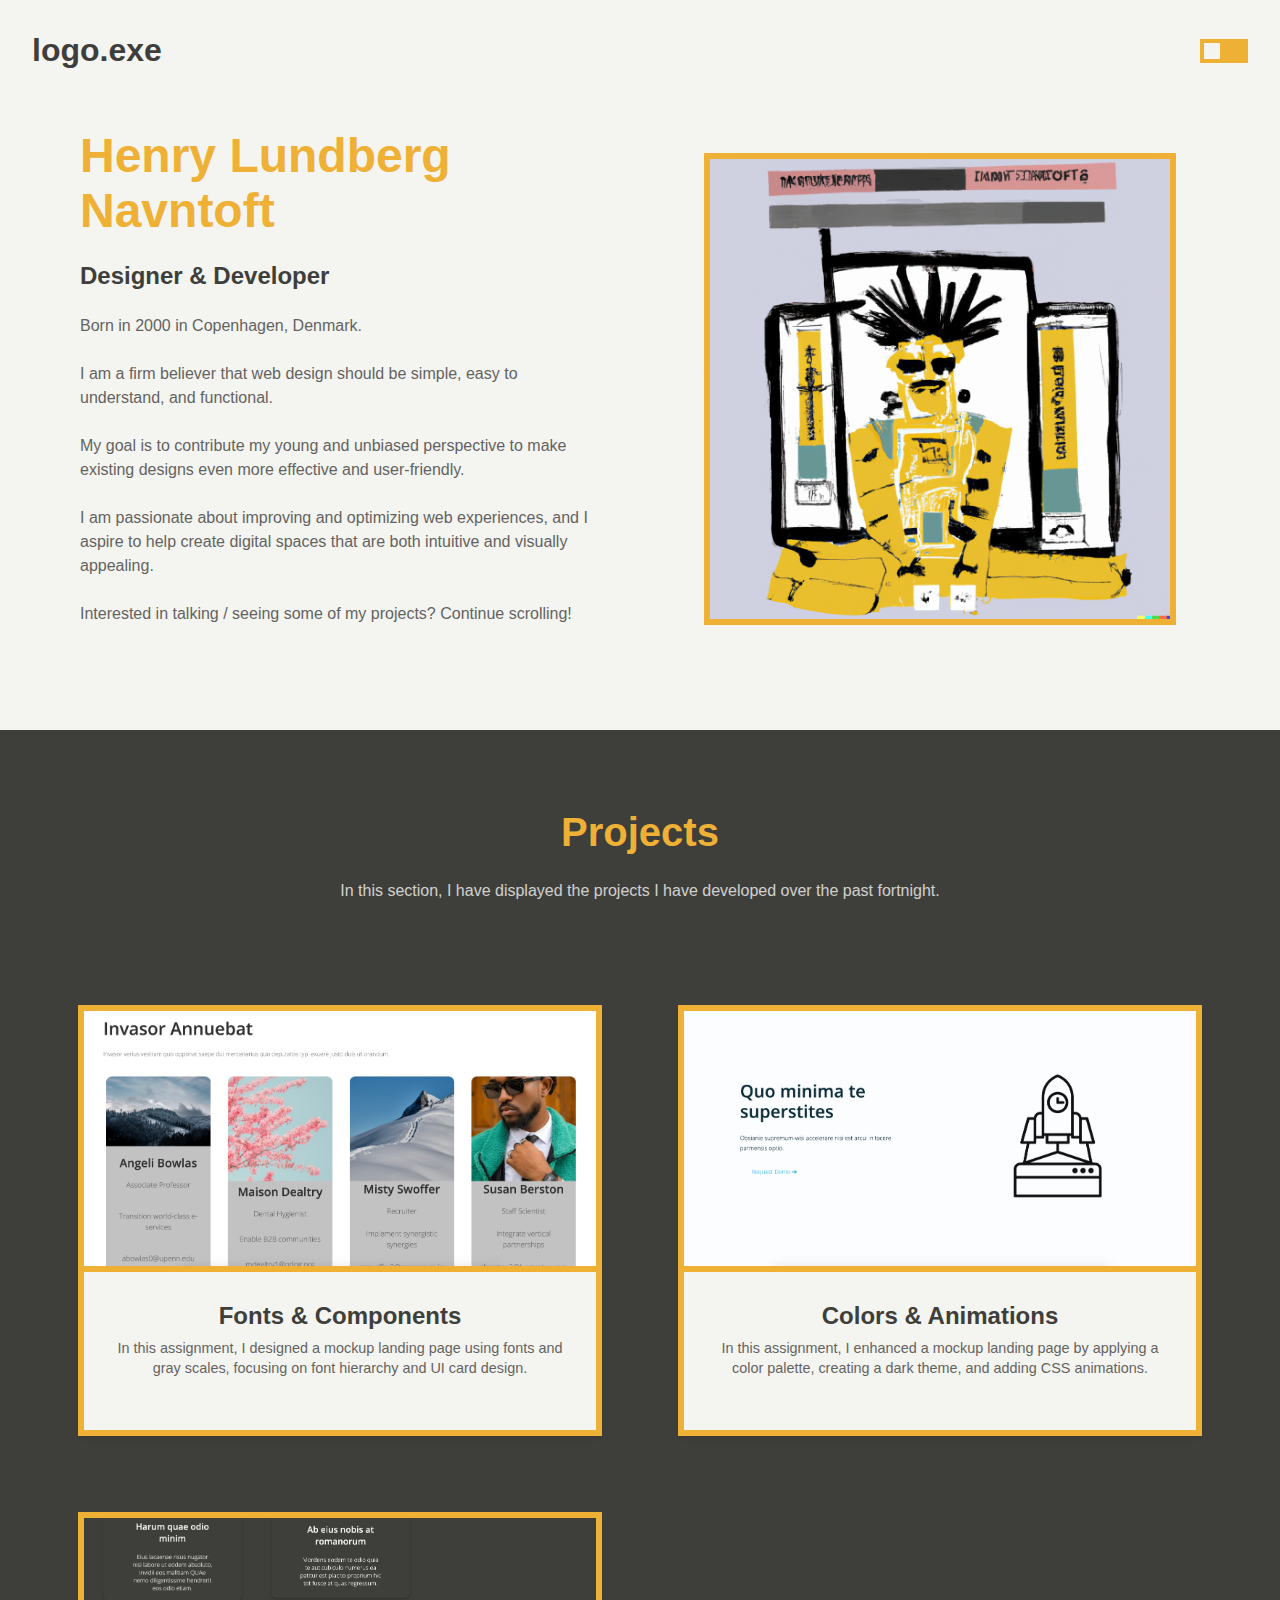
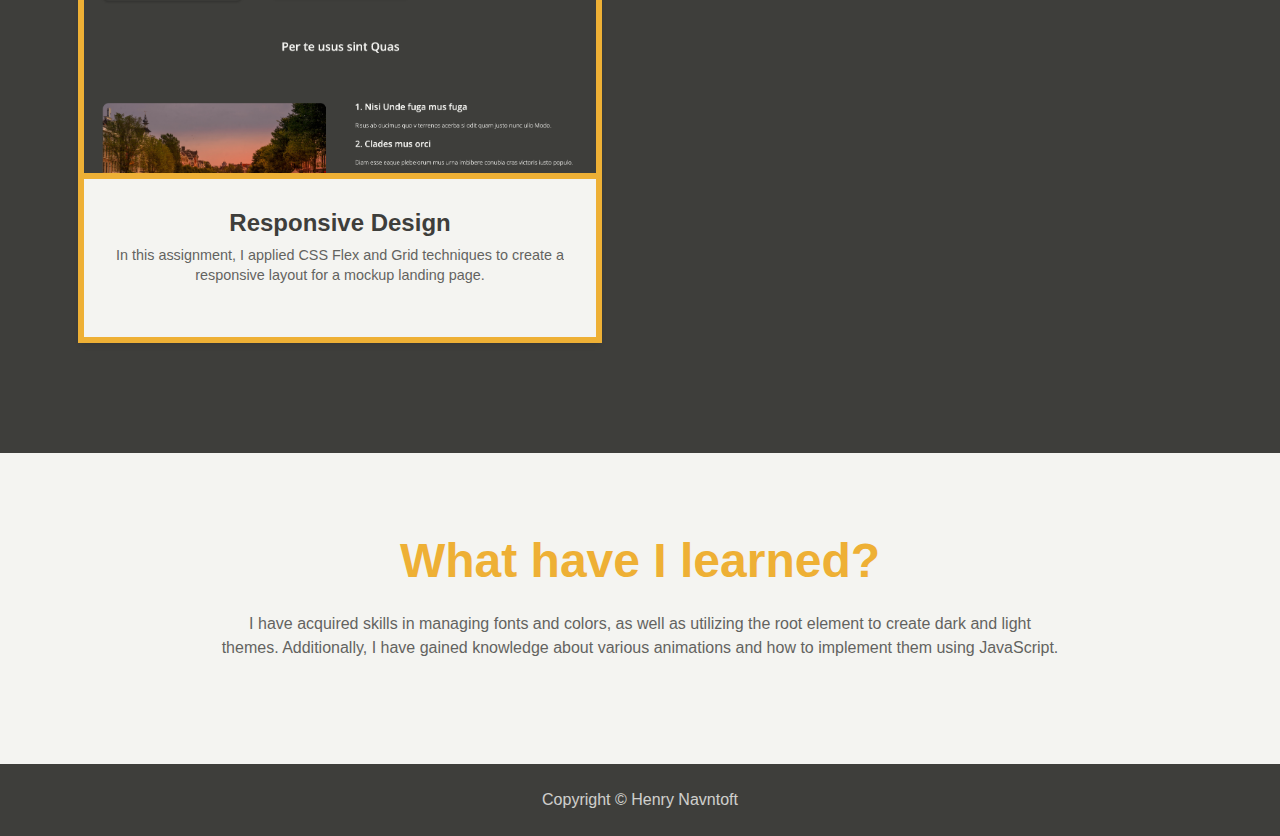
<file: index.html>
<!DOCTYPE html>
<html lang="en" data-theme="light">

<head>
    <meta charset="UTF-8">
    <meta http-equiv="X-UA-Compatible" content="IE=edge">
    <meta name="viewport" content="width=device-width, initial-scale=1.0">
    <link rel="stylesheet" href="style.css">
    <script src="script.js" defer></script>
    <title>Assignment Portfolio</title>
</head>

<body>

    <nav>
        <div class="logo">
            <a href="index.html">logo.exe</a>
        </div>
        <div class="theme-switch-wrapper">
            <label class="theme-switch" for="theme-toggle">
                <input type="checkbox" id="theme-toggle" />
                <div class="slider round"></div>
            </label>
        </div>
    </nav>


    <header id="header ">
        <div class="header_text animated fadeInSlideIn">
            <h1>Henry Lundberg Navntoft</h1>
            <h3>Designer & Developer</h3>
            <p>
                Born in 2000 in Copenhagen, Denmark.
                <br><br>
                I am a firm believer that web design should be simple, easy to understand, and functional.
                <br><br>
                My goal is to contribute my young and unbiased perspective to make existing designs even more effective
                and user-friendly.
                <br><br>
                I am passionate about improving and optimizing web experiences, and I aspire to help create digital
                spaces
                that are both intuitive and visually appealing.
                <br><br>
                Interested in talking / seeing some of my projects? Continue scrolling!
            </p>
        </div>
        <div class=" header_img animated fadeInSlideIn">
            <img src="images/profile.png" alt="Henry Lundberg Navntoft">
        </div>
    </header>

    <main>
        <section id="cards">
            <h2>Projects</h2>
            <p class="introP">In this section, I have displayed the projects I have developed over the past fortnight.
            </p>
            <div class="project_cards">
                <!-- Project 1 -->
                <article class="project_card">
                    <a href="font.html">
                        <div class="project_card_graphics">
                            <img src="images/font.png" alt="Fonts and Components">
                        </div>
                        <div class="project_card_text">
                            <h3>Fonts & Components</h3>
                            <p> In this assignment, I designed a mockup landing page using fonts and gray scales,
                                focusing on font
                                hierarchy
                                and UI card design. </p>
                        </div>
                    </a>
                </article>
                <!-- Project 2 -->
                <article class="project_card">
                    <a href="color_ani.html">
                        <div class="project_card_graphics">
                            <img src="images/color_ani.png" alt="Colors and Animations">
                        </div>
                        <div class="project_card_text">
                            <h3>Colors & Animations</h3>
                            <p>In this assignment, I enhanced a mockup landing page by applying a color palette,
                                creating a dark theme,
                                and adding CSS
                                animations.</p>
                        </div>
                    </a>
                </article>
                <!-- Project 3 -->
                <article class="project_card">
                    <a href="res.html">
                        <div class="project_card_graphics">
                            <img src="images/res.png" alt="Responsive Design">
                        </div>
                        <div class="project_card_text">
                            <h3>Responsive Design</h3>
                            <p>In this assignment, I applied CSS Flex and Grid techniques to create a responsive layout
                                for a mockup
                                landing page.</p>
                        </div>

                    </a>
                </article>
            </div>
        </section>

        <section id="what">
            <h1>What have I learned?</h1>
            <p>I have acquired skills in managing fonts and colors, as well as utilizing the root element to create dark
                and light themes. Additionally, I have gained knowledge about various animations and how to implement
                them using JavaScript.</p>
        </section>
    </main>

    <footer>

        <div>

            <p>Copyright &copy; Henry Navntoft</p>

        </div>


    </footer>
</body>

</html>
</file>
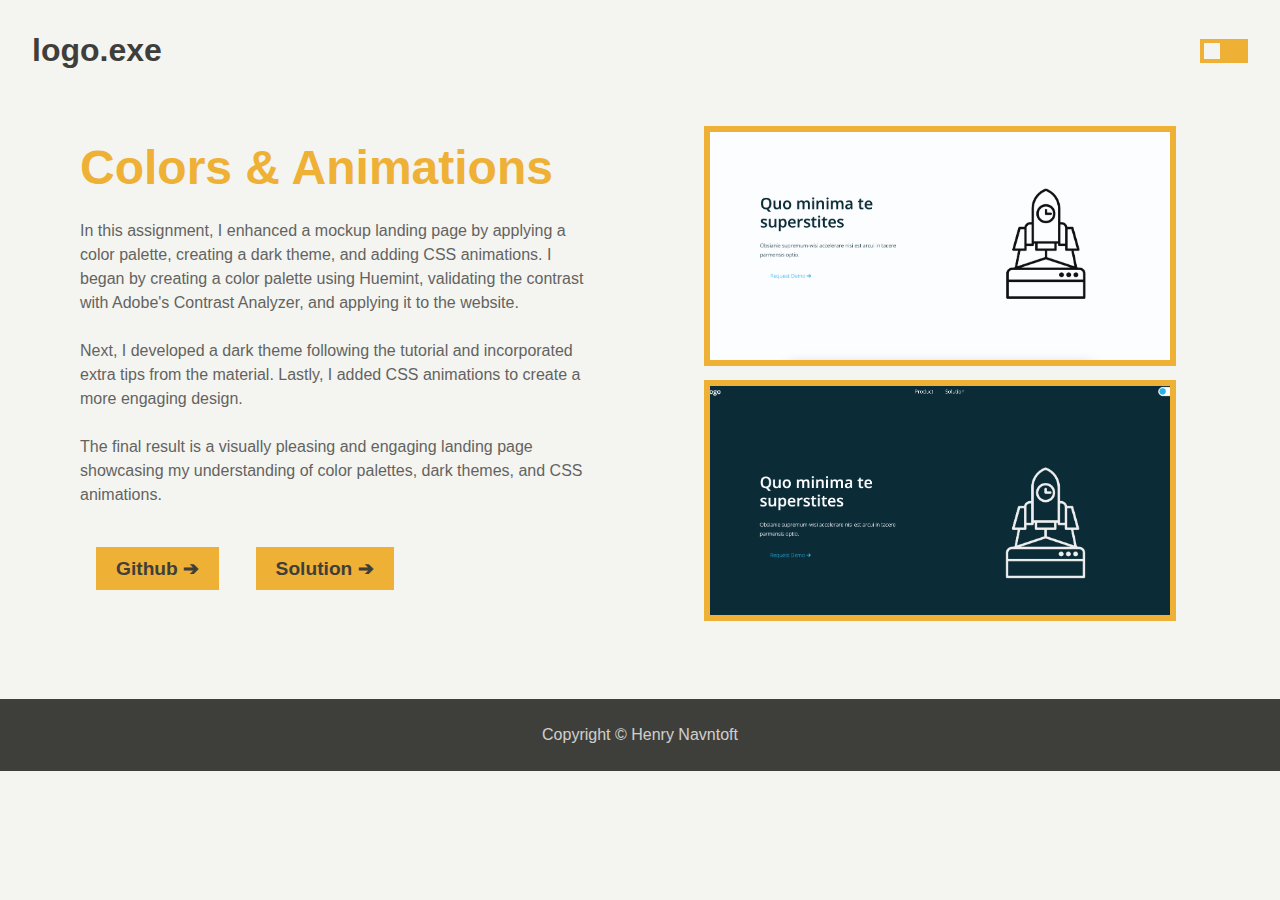
<file: color_ani.html>
<!DOCTYPE html>
<html lang="en" data-theme="light">

<head>
    <meta charset="UTF-8">
    <meta http-equiv="X-UA-Compatible" content="IE=edge">
    <meta name="viewport" content="width=device-width, initial-scale=1.0">
    <link rel="stylesheet" href="style.css">
    <script src="script.js" defer></script>
    <title>Colors & Animations - Project</title>
</head>

<body>
    <nav>
        <div class="logo">
            <a href="index.html">logo.exe</a>
        </div>
        <div class="theme-switch-wrapper">
            <label class="theme-switch" for="theme-toggle">
                <input type="checkbox" id="theme-toggle" />
                <div class="slider round"></div>
            </label>
        </div>
    </nav>

    <header>


        <div class="header_text animated fadeInSlideIn">
            <h1>Colors & Animations</h1>
            <p>
                In this assignment, I enhanced a mockup landing page by applying a color palette, creating a dark theme,
                and adding CSS
                animations. I began by creating a color palette using Huemint, validating the contrast with Adobe's
                Contrast Analyzer,
                and applying it to the website.
                <br><br>
                Next, I developed a dark theme following the tutorial and incorporated extra tips from the material.
                Lastly, I added CSS
                animations to create a more engaging design.
                <br><br>
                The final result is a visually pleasing and engaging landing page showcasing my understanding of color
                palettes, dark
                themes, and CSS animations.
            </p>
            <a target="_blank" href="https://github.com/henrynavntoft/13c.01.02.colors-and-animations"> <button
                    type="button">Github
                    &#x2794;</button></a>
            <a target="_blank" href="https://henrynavntoft.github.io/13c.01.02.colors-and-animations/"> <button
                    type="button">
                    Solution &#x2794;</button></a>

        </div>

        <div class="header_img animated fadeInSlideIn">
            <img src="images/color_ani.png" alt="">
            <br>
            <img src="images/color_ani2.png" alt="">
        </div>

    </header>
    <footer>

        <div>

            <p>Copyright &copy; Henry Navntoft</p>

        </div>


    </footer>
</body>

</html>
</file>
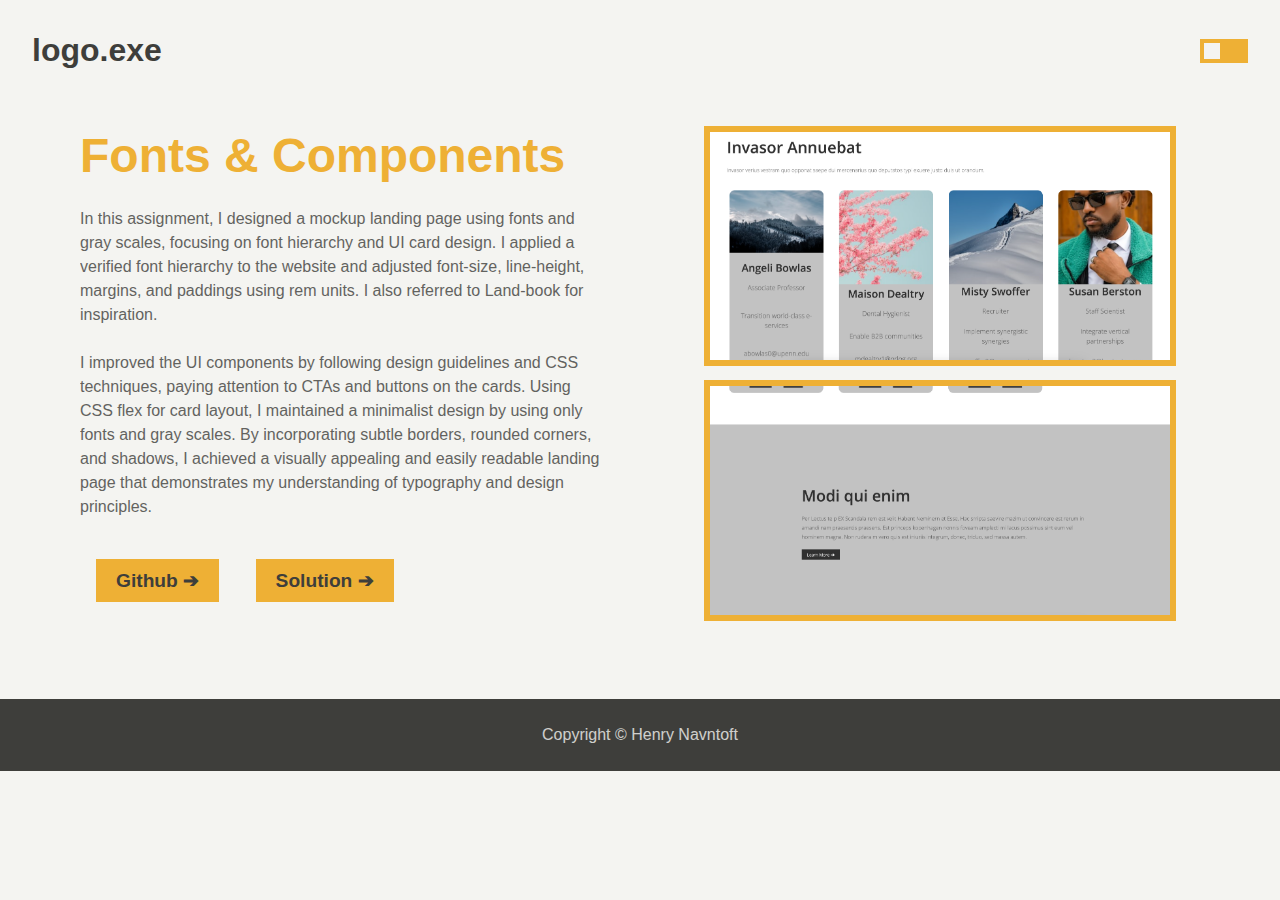
<file: font.html>
<!DOCTYPE html>
<html lang="en" data-theme="light">

<head>
    <meta charset="UTF-8">
    <meta http-equiv="X-UA-Compatible" content="IE=edge">
    <meta name="viewport" content="width=device-width, initial-scale=1.0">
    <link rel="stylesheet" href="style.css">
    <script src="script.js" defer></script>
    <title>Fonts & Components - Project</title>
</head>

<body>
    <nav>
        <div class="logo">
            <a href="index.html">logo.exe</a>
        </div>
        <div class="theme-switch-wrapper">
            <label class="theme-switch" for="theme-toggle">
                <input type="checkbox" id="theme-toggle" />
                <div class="slider round"></div>
            </label>
        </div>
    </nav>

    <header>
        <!-- Header section -->

        <div class="header_text animated fadeInSlideIn">
            <h1>Fonts & Components</h1>
            <p>
                In this assignment, I designed a mockup landing page using fonts and gray scales, focusing on font
                hierarchy
                and UI card design. I applied a verified font hierarchy to the website and adjusted font-size,
                line-height,
                margins, and paddings using rem units. I also referred to Land-book for inspiration.
                <br><br>
                I improved the UI components by following design guidelines and CSS techniques, paying attention to CTAs
                and
                buttons on the cards. Using CSS flex for card layout, I maintained a minimalist design by using only
                fonts
                and gray scales. By incorporating subtle borders, rounded corners, and shadows, I achieved a visually
                appealing and easily readable landing page that demonstrates my understanding of typography and design
                principles.
            </p>
            <a target="_blank" href="https://github.com/henrynavntoft/13c.01.01.fonts-and-components"> <button
                    type="button">Github
                    &#x2794;</button></a>
            <a target="_blank" href="https://henrynavntoft.github.io/13c.01.01.fonts-and-components/"> <button
                    type="button">Solution &#x2794;</button></a>
        </div>

        <div class=" header_img animated fadeInSlideIn">
            <img src="images/font.png" alt="">
            <br>
            <img src="images/font2.png" alt="">
        </div>
    </header>
    <footer>

        <div>

            <p>Copyright &copy; Henry Navntoft</p>

        </div>


    </footer>
</body>

</html>
</file>
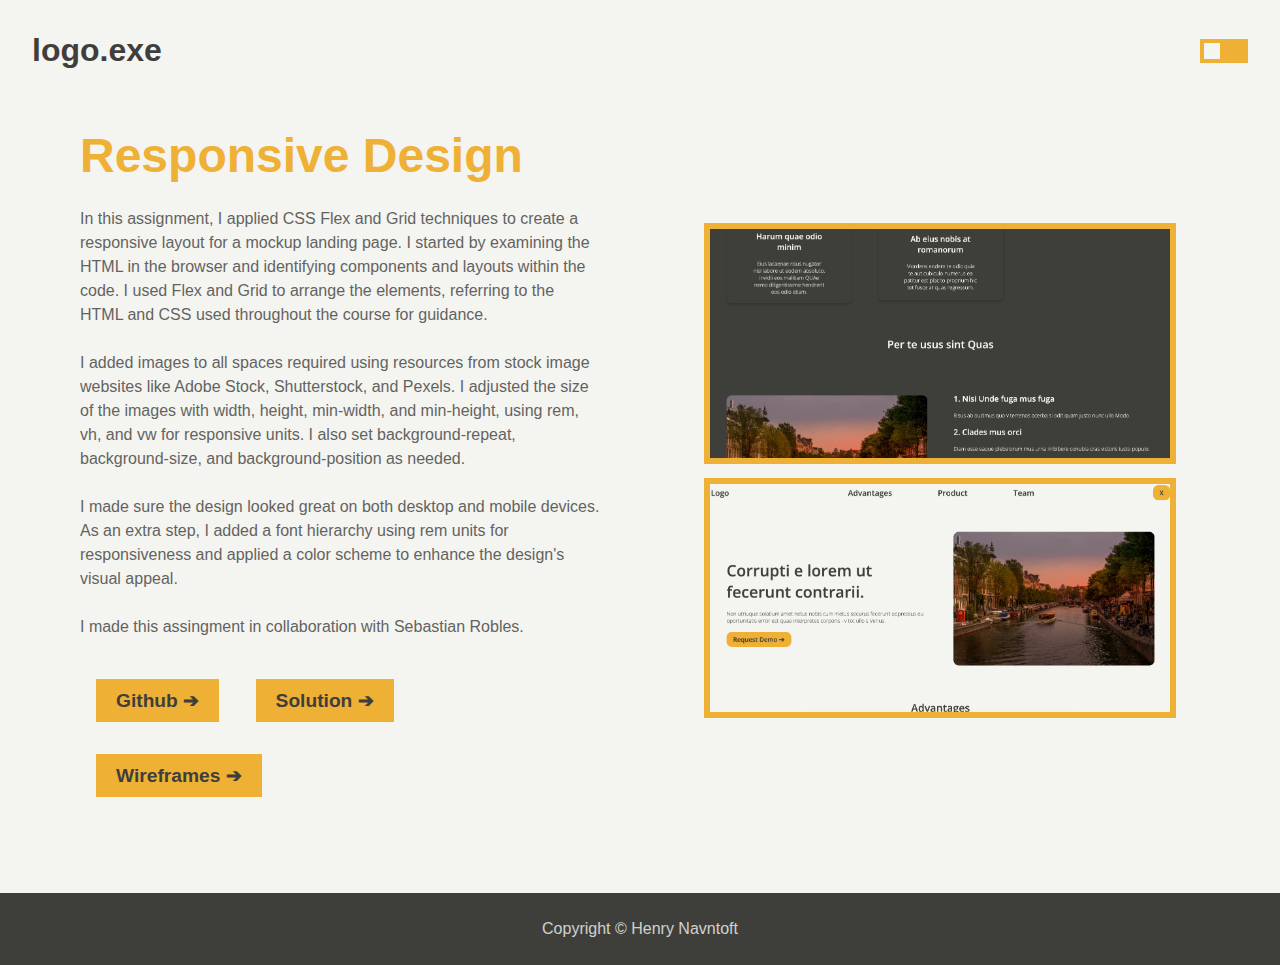
<file: res.html>
<!DOCTYPE html>
<html lang="en" data-theme="light">

<head>
    <meta charset="UTF-8">
    <meta http-equiv="X-UA-Compatible" content="IE=edge">
    <meta name="viewport" content="width=device-width, initial-scale=1.0">
    <link rel="stylesheet" href="style.css">
    <script src="script.js" defer></script>
    <title>Responsive Design - Project</title>
</head>

<body>

    <nav>
        <div class="logo">
            <a href="index.html">logo.exe</a>
        </div>
        <div class="theme-switch-wrapper">
            <label class="theme-switch" for="theme-toggle">
                <input type="checkbox" id="theme-toggle" />
                <div class="slider round"></div>
            </label>
        </div>
    </nav>

    <header>
        <!-- Header section -->

        <div class="header_text animated fadeInSlideIn">
            <h1>Responsive Design</h1>
            <p>
                In this assignment, I applied CSS Flex and Grid techniques to create a responsive layout for a mockup
                landing page. I
                started by examining the HTML in the browser and identifying components and layouts within the code. I
                used Flex and
                Grid to arrange the elements, referring to the HTML and CSS used throughout the course for guidance.
                <br><br>
                I added images to all spaces required using resources
                from stock
                image websites like Adobe Stock, Shutterstock, and Pexels. I adjusted the size of the images with width,
                height,
                min-width, and min-height, using rem, vh, and vw for responsive units. I also set background-repeat,
                background-size,
                and background-position as needed.
                <br><br>
                I made sure the design looked great on both desktop and mobile devices. As an extra step, I added a font
                hierarchy using
                rem units for responsiveness and applied a color scheme to enhance the design's visual appeal.
                <br><br>
                I made this assingment in collaboration with Sebastian Robles.
            </p>
            <a target="_blank" href="https://github.com/henrynavntoft/13c.02.01.responsive-design"> <button
                    type="button">Github
                    &#x2794;</button></a>
            <a target="_blank" href="https://henrynavntoft.github.io/13c.02.01.responsive-design/"> <button
                    type="button">Solution &#x2794;</button></a>
            <a target="_blank" href="files/Wireframe_resposive_design.pdf"> <button type="button">Wireframes
                    &#x2794;</button></a>
        </div>

        <div class="header_img animated fadeInSlideIn">
            <img src="images/res.png" alt="">
            <br>
            <img src="images/res2.png" alt="">
        </div>

    </header>
    <footer>

        <div>

            <p>Copyright &copy; Henry Navntoft</p>

        </div>


    </footer>
</body>

</html>
</file>
<file: style.css>
/* CSS Reset */
html {
  box-sizing: border-box;
  scroll-behavior: smooth;
}

*,
*:before,
*:after {
  box-sizing: inherit;
}

body,
h1,
h2,
h3,
h4,
p,
ul,
ol,
li,
figure,
figcaption,
blockquote,
dl,
dd {
  margin: 0;
  padding: 0;
}

ul,
ol {
  list-style: none;
}

img {
  max-width: 100%;
  display: block;
}

/* Base */
@import url("https://fonts.googleapis.com/css2?family=Open+Sans:wght@300;600&display=swap");

body {
  font-family: "Open Sans", sans-serif;
  background-color: var(--primary);
}

/* Typography */
h1,
h2,
h3,
h4 {
  color: var(--secondary);
  font-weight: 600;
  margin-bottom: 1.5rem;
}

h1 {
  font-size: 3rem;
  color: var(--accent);
}

h2 {
  font-size: 2.5rem;
  color: var(--accent);
}

h3 {
  font-size: 1.5rem;
  color: var(--accent);
}

p {
  margin-bottom: 1.5rem;
  font-weight: 300;
  opacity: 0.8;
  line-height: 1.5;
}

a,
button {
  color: var(--secondary);
  font-weight: 300;
  text-decoration: none;
}

/* Theme */
:root[data-theme="dark"] {
  --primary: #3e3e3b;
  --secondary: #f4f4f1;
  --accent: #eeb035;
  --padding_d: 5rem;
  --padding_m: 2rem;
  --border_radius: 1rem;
}

:root[data-theme="light"] {
  --primary: #f4f4f1;
  --secondary: #3e3e3b;
  --accent: #eeb035;
  --padding_d: 5rem;
  --padding_m: 2rem;
  --border_radius: 1rem;
}

/* Layout */

/* Components */
img {
  outline: 6px solid var(--accent);
  outline-offset: -4px;
}

button {
  border: none;
  background-color: var(--accent);
  font-size: 1.2rem;
  font-weight: 600;
  padding: 10px 20px;
  cursor: pointer;
  transition: all 0.2s ease-in-out;
}

button:hover {
  background-color: var(--primary);
}

/* Header */

header button {
  display: inline-block;
  margin: 1rem;
}

header {
  display: grid;
  grid-template-columns: 1fr;
  gap: 5rem;
  align-items: center;
  justify-content: center;
  padding: var(--padding_d);
  margin-top: 3rem;
  text-align: center;
}

header h3 {
  color: var(--secondary);
}

header p {
  color: var(--secondary);
}

header img {
  width: 90%;
}

@media (min-width: 1000px) {
  header {
    grid-template-columns: repeat(2, 1fr);
    text-align: left;
  }
}

/*CARDS*/

#cards {
  text-align: center;
  background-color: var(--secondary);
  padding-bottom: var(--padding_m);
}

#cards h2 {
  color: var(--accent);
  padding-top: var(--padding_d);
}

#cards .introP {
  color: var(--primary);
  padding-left: var(--padding_m);
  padding-right: var(--padding_m);
}

.project_cards {
  display: grid;
  grid-template-columns: repeat(auto-fit, minmax(350px, 1fr));
  gap: var(--padding_d);
  padding: var(--padding_d);
  align-items: stretch;
  justify-content: center;
}

/* Project Cards */
.project_card {
  background-color: var(--primary);
  box-shadow: 0px 4px 6px rgba(0, 0, 0, 0.1);
  display: flex;
  flex-direction: column;
  overflow: hidden;
  transition: 0.3s;
  outline: 6px solid var(--accent);
  outline-offset: -4px;
}

.project_card:hover {
  transform: translateY(-8px);
  box-shadow: 0px 6px 10px rgba(0, 0, 0, 0.2);
}

.project_cards img {
  width: 100%;
  height: auto;
  object-fit: cover;
  outline: 6px solid var(--accent);
  outline-offset: -4px;
}

.project_card_text {
  padding: var(--padding_m);
  display: flex;
  flex-direction: column;
}

.project_cards h3 {
  color: var(--secondary);
  margin-bottom: 0.5rem;
}

.project_cards p {
  color: var(--secondary);
  font-size: 0.9rem;
  line-height: 1.4;
  flex-grow: 1;
}

/*NAV*/

nav {
  display: flex;
  justify-content: space-between;
  align-items: center;
  padding: 2rem;
  background-color: var(--primary);
  position: fixed;
  top: 0;
  left: 0;
  right: 0;
  z-index: 1000;
}

.logo a {
  font-size: 2rem;
  font-weight: 600;
  color: var(--secondary);
  text-decoration: none;
}

.logo a:hover {
  color: var(--accent);
  transition: 0.7s;
}

.theme-switch-wrapper {
  display: flex;
  align-items: center;
  border-radius: var(--border_radius);
}

.theme-switch {
  display: inline-block;
  height: 24px;
  position: relative;
  width: 48px;
}

.theme-switch input {
  display: none;
}

.slider {
  background-color: var(--accent);
  bottom: 0;
  cursor: pointer;
  left: 0;
  position: absolute;
  right: 0;
  top: 0;
  transition: 0.4s;
}

.slider:before {
  background-color: var(--primary);
  bottom: 4px;
  content: "";
  height: 16px;
  left: 4px;
  position: absolute;
  transition: 0.4s;
  width: 16px;
}

input:checked + .slider {
  background-color: var(--accent);
}

input:checked + .slider:before {
  transform: translateX(24px);
}

/* Footer */
footer {
  background-color: var(--secondary);
  color: var(--primary);
  display: flex;
  flex-wrap: wrap;
  justify-content: center;
  padding-top: 1.5rem;
}

/*WHAT HAVE I LEARNED*/

#what {
  text-align: center;
  padding: var(--padding_d);
  margin: auto;
  max-width: 1000px;
}

#what p {
  color: var(--secondary);
}

/*TIME FOR ANIMATION*/

@keyframes fadeInSlideIn {
  0% {
    opacity: 0;
    transform: translateY(30px);
  }
  100% {
    opacity: 1;
    transform: translateY(0);
  }
}

.header_img {
  display: flex;
  flex-direction: column;
  justify-content: center;
  align-items: center;
}

.animated {
  animation-duration: 1s;
  animation-fill-mode: both;
}

.fadeInSlideIn {
  animation-name: fadeInSlideIn;
}
</file>
